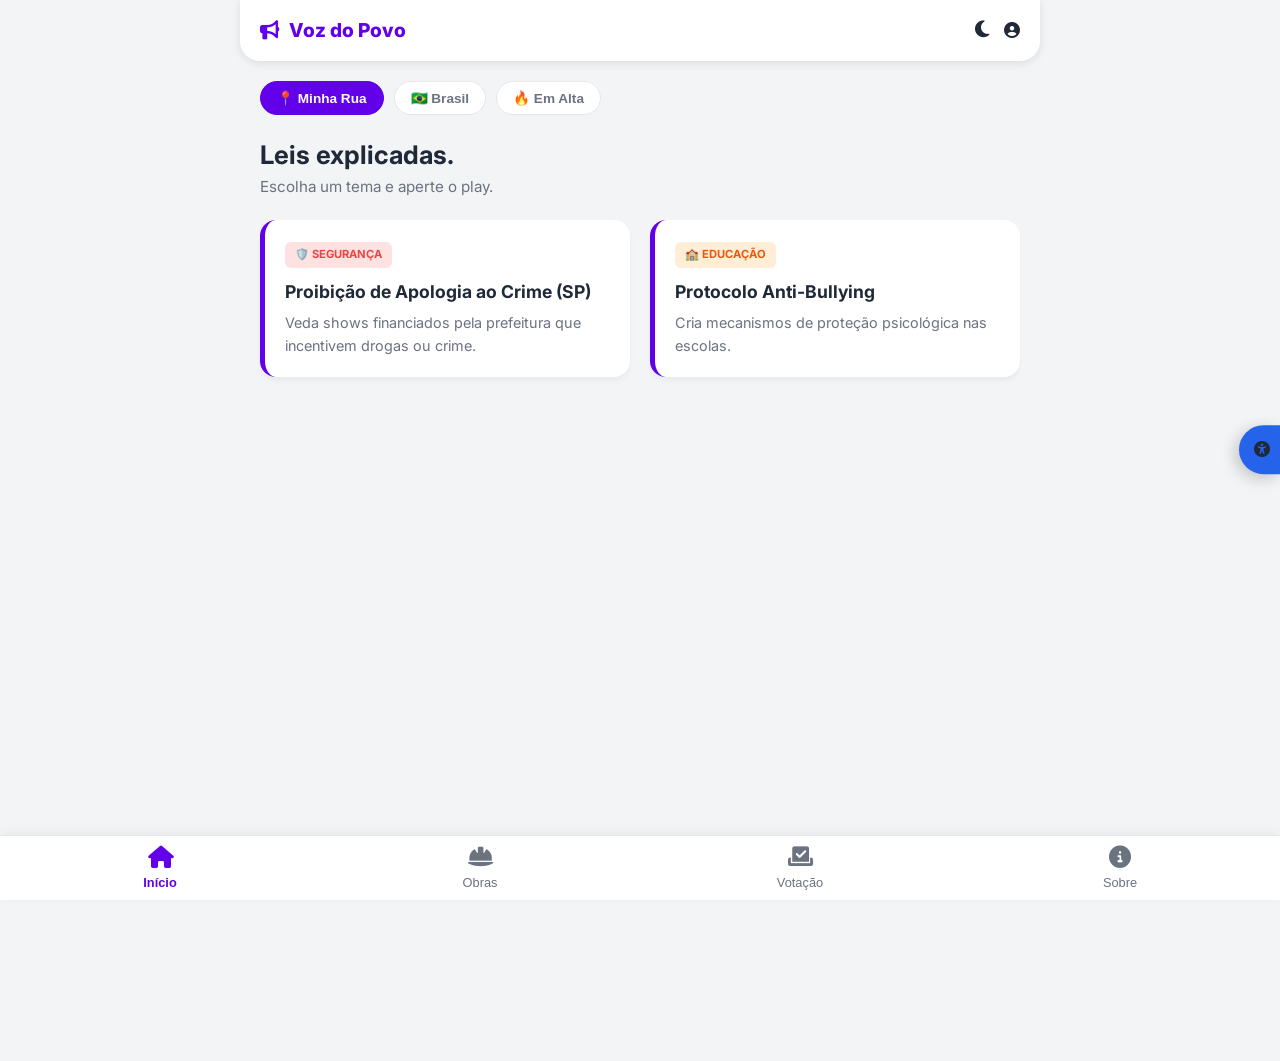
<file: index.html>
<!DOCTYPE html>
<html lang="pt-BR">
<head>
    <meta charset="UTF-8">
    <meta name="viewport" content="width=device-width, initial-scale=1.0">
    <meta name="description" content="Voz do Povo: Política traduzida para áudio.">
    <title>Voz do Povo | Hackathon</title>

    <!-- Fonte Google (Inter) -->
    <link rel="preconnect" href="https://fonts.googleapis.com">
    <link rel="preconnect" href="https://fonts.gstatic.com" crossorigin>
    <link href="https://fonts.googleapis.com/css2?family=Inter:wght@300;400;600;800&display=swap" rel="stylesheet">

    <!-- FontAwesome (Ícones) -->
    <link rel="stylesheet" href="https://cdnjs.cloudflare.com/ajax/libs/font-awesome/6.4.0/css/all.min.css">

    <!-- CSS Principal -->
    <link rel="stylesheet" href="style.css">
</head>
<body>

    <!-- TOPO -->
    <header class="main-header">
        <div class="logo-container">
            <i class="fa-solid fa-bullhorn"></i>
            <span>Voz do Povo</span>
        </div>
        <div class="header-actions">
            <!-- Botão Alternar Tema (Dark Mode) -->
            <button class="theme-toggle" onclick="toggleTheme()" aria-label="Alternar Tema">
                <i class="fa-solid fa-moon" id="theme-icon"></i>
            </button>
            
            <!-- Ícone de Perfil / Login -->
            <i class="fa-solid fa-user-circle user-icon" onclick="window.location.href='login.html'" style="cursor: pointer;" title="Entrar com Gov.br"></i>
        </div>
    </header>

    <!-- NOTIFICAÇÃO DE GPS (Toast) -->
    <div id="gps-toast" class="gps-toast hidden">
        <i class="fa-solid fa-location-dot"></i>
        <span>Localização: <strong>Seu Bairro</strong></span>
    </div>

    <!-- ÁREA PRINCIPAL -->
    <main id="app-container">

        <!-- =========================================
             VIEW 1: HOME (LEIS COM FILTRO DINÂMICO)
             ========================================= -->
        <section id="view-home" class="view active">
            
            <!-- Filtros de Contexto (Com funções JS) -->
            <div class="filter-scroll">
                <button class="filter-pill active" onclick="filterFeed('minha_rua', this)">📍 Minha Rua</button>
                <button class="filter-pill" onclick="filterFeed('brasil', this)">🇧🇷 Brasil</button>
                <button class="filter-pill" onclick="filterFeed('em_alta', this)">🔥 Em Alta</button>
            </div>

            <div class="hero-text">
                <h1>Leis explicadas.</h1>
                <p>Escolha um tema e aperte o play.</p>
            </div>

            <!-- CONTAINER ONDE O JS VAI JOGAR OS CARDS -->
            <div id="feed-container" class="cards-container">
                <!-- O conteúdo aqui será gerado pelo script.js -->
            </div>

        </section>

        <!-- =========================================
             VIEW 2: OBRAS (ATUALIZADA)
             ========================================= -->
        <section id="view-obras" class="view hidden">
            <div class="hero-text">
                <h1>Fiscal de Obras 🚧</h1>
                <p>Acompanhe o dinheiro público na sua rua.</p>
            </div>

            <div class="cards-container">
                
                <!-- OBRA 1: Reurbanização do Mergulhão (LINKADA) -->
                <article class="pl-card obra-card" onclick="window.open('https://obrasorg.vercel.app/', '_blank')">
                    <div class="obra-header">
                        <span class="tag-badge money">🏙️ Infraestrutura</span>
                        <span class="status-badge andamento">Em Andamento</span>
                    </div>
                    
                    <h3>Reurbanização do Mergulhão</h3>
                    <p>Painel oficial de execução. Clique para ver detalhes completos.</p>
                    
                    <div class="progress-wrapper">
                        <div class="progress-info">
                            <span>Avanço Físico:</span>
                            <span>45%</span>
                        </div>
                        <div class="progress-bar">
                            <!-- 45% conforme solicitado -->
                            <div class="progress-fill" style="width: 45%;"></div>
                        </div>
                        <small style="color: #ef4444; font-size: 0.75rem; margin-top: 5px; display: block;">
                            ⚠ Atraso identificado: 32 dias
                        </small>
                    </div>
                    
                    <div class="obra-meta">
                        <small><i class="fa-solid fa-calendar"></i> Medição: Nov/2025</small>
                        <small><i class="fa-solid fa-coins"></i> R$ 12.0 mi</small>
                    </div>
                </article>

                <!-- Obra 2 -->
                <article class="pl-card obra-card">
                    <div class="obra-header">
                        <span class="tag-badge urgent">🛣️ Asfalto</span>
                        <span class="status-badge atrasada">Atrasada</span>
                    </div>
                    <h3>Recapeamento da Av. Principal</h3>
                    <p>Operação tapa-buraco e sinalização.</p>
                    
                    <div class="progress-wrapper">
                        <div class="progress-info">
                            <span>Progresso:</span>
                            <span>15%</span>
                        </div>
                        <div class="progress-bar">
                            <div class="progress-fill" style="width: 15%; background-color: #ef4444;"></div>
                        </div>
                    </div>
                    <div class="obra-meta">
                        <small><i class="fa-solid fa-calendar"></i> Jan/2024</small>
                        <small><i class="fa-solid fa-coins"></i> R$ 500k</small>
                    </div>
                </article>
            </div>
        </section>

        <!-- =========================================
             VIEW 3: PLEBISCITOS
             ========================================= -->
        <section id="view-plebiscitos" class="view hidden">
            <div class="hero-text">
                <h1>Votação Popular 🗳️</h1>
                <p>Sua opinião decide o futuro da cidade.</p>
            </div>

            <div class="cards-container">
                <!-- Plebiscito 1 -->
                <article class="pl-card plebiscito-card">
                    <span class="tag-badge shop">🌳 Urbano</span>
                    <h3>Nome da Praça Matriz</h3>
                    <p>Mudar para "Praça dos Fundadores"?</p>
                    
                    <div class="vote-preview">
                        <button class="vote-btn yes">Sim (40%)</button>
                        <button class="vote-btn no">Não (60%)</button>
                    </div>
                    <small class="vote-count">1.240 votos</small>
                </article>

                <!-- Plebiscito 2 -->
                <article class="pl-card plebiscito-card">
                    <span class="tag-badge urgent">🚌 Transporte</span>
                    <h3>Passe Livre aos Domingos</h3>
                    <p>Gratuidade no ônibus municipal.</p>
                    
                    <div class="vote-preview">
                        <button class="vote-btn yes">A favor</button>
                        <button class="vote-btn no">Contra</button>
                    </div>
                    <small class="vote-count">Aberta até 30/11</small>
                </article>
            </div>
        </section>
        
        <!-- =========================================
             VIEW 4: SOBRE
             ========================================= -->
        <section id="view-about" class="view hidden">
             <div class="hero-text">
                <h1>Sobre o Projeto</h1>
                <p>Hackathon Devs de Impacto 2025 - Voz do Povo</p>
            </div>
            <div class="pl-card">
                <h3>Nossa Missão</h3>
                <p>Traduzir a burocracia estatal para a linguagem do dia a dia usando Inteligência Artificial.</p>
            </div>
        </section>

        <!-- =========================================
             VIEW 5: DETALHES (Player de Áudio e IA)
             ========================================= -->
        <section id="view-details" class="view hidden">
            <div class="nav-back" onclick="navigateTo('home')">
                <i class="fa-solid fa-arrow-left"></i> Voltar
            </div>

            <div class="detail-container">
                <div class="pl-header-detail">
                    <h1 id="pl-title-display">Título do Projeto</h1>
                    <p id="pl-summary-display">Resumo oficial...</p>

                    <!-- Botão Download PDF Grande -->
                    <a id="btn-view-pdf" href="#" class="pdf-action-btn hidden" download>
                        <i class="fa-solid fa-file-pdf"></i> Baixar Documento Completo
                    </a>
                </div>

                <hr class="divider">

                <!-- Caixa de Interação IA -->
                <div class="ai-interaction-box">
                    <label>Me explica como se fosse...</label>
                    <div class="input-group">
                        <input type="text" id="user-interest" placeholder="Ex: Futebol, Novela, Conversa de bar...">
                        
                        <!-- Botão Download PDF Pequeno -->
                        <a id="mini-pdf-btn" href="#" download class="btn-icon-download" title="Baixar PDF Original" style="display: none;">
                            <i class="fa-solid fa-download"></i>
                        </a>

                        <button id="btn-explain" onclick="getAIExplanation()">
                            <i class="fa-solid fa-paper-plane"></i>
                        </button>
                    </div>
                </div>

                <!-- RESULTADO DA IA -->
                <div id="ai-result" class="result-box hidden">
                    
                    <div id="loader" class="hidden">
                        <i class="fa-solid fa-spinner fa-spin"></i> Traduzindo para o povo...
                    </div>

                    <!-- 1. Card de Áudio -->
                    <div id="audio-card" class="audio-card hidden">
                        <div class="audio-header">
                            <i class="fa-solid fa-headphones"></i>
                            <span>ÁUDIO GERADO POR IA</span>
                        </div>
                        
                        <div class="audio-controls-wrapper">
                            <div class="progress-container">
                                <input type="range" id="speech-progress" value="0" max="100" step="1" disabled>
                            </div>
                    
                            <div class="buttons-row">
                                <select id="speed-select" onchange="changeSpeed()">
                                    <option value="0.75">0.75x</option>
                                    <option value="1" selected>1.0x</option>
                                    <option value="1.25">1.25x</option>
                                    <option value="1.5">1.5x</option>
                                    <option value="2">2.0x</option>
                                </select>
                    
                                <button id="play-pause-btn" onclick="toggleAudio()">
                                    <i class="fa-solid fa-play"></i> Ouvir Agora
                                </button>
                    
                                <button class="stop-btn" onclick="stopAudio()">
                                    <i class="fa-solid fa-stop"></i>
                                </button>
                            </div>
                        </div>
                    </div>

                    <!-- 2. Texto Explicativo -->
                    <div id="explanation-content" class="hidden">
                        <h3>📝 Explicação:</h3>
                        <p id="text-output"></p>
                    </div>

                    <!-- 3. Votação -->
                    <div id="vote-section" class="vote-box hidden">
                        <h3>O que você acha dessa lei?</h3>
                        <div class="thumbs-container">
                            <button class="thumb-btn up" onclick="vote('up')">
                                <i class="fa-solid fa-thumbs-up"></i> Concordo
                            </button>
                            <button class="thumb-btn down" onclick="vote('down')">
                                <i class="fa-solid fa-thumbs-down"></i> Discordo
                            </button>
                        </div>

                        <div id="tags-container" class="tags-cloud hidden">
                            <p>Por qual motivo?</p>
                            <button onclick="submitReason('É Justo')">É Justo</button>
                            <button onclick="submitReason('Prejudica meu bolso')">Prejudica meu bolso</button>
                            <button onclick="submitReason('Não entendi')">Não entendi</button>
                            <button onclick="submitReason('Outros')">Outros</button>

                        </div>
                    </div>

                </div>
            </div>
        </section>

    </main>

    <!-- NAVEGAÇÃO MOBILE -->
    <nav class="bottom-nav">
        <!-- Botão Início -->
        <button class="nav-btn active" onclick="navigateTo('home')" id="nav-home">
            <i class="fa-solid fa-house"></i>
            <span>Início</span>
        </button>
        
        <!-- Botão Obras -->
        <button class="nav-btn" onclick="navigateTo('obras')" id="nav-obras">
            <i class="fa-solid fa-hard-hat"></i>
            <span>Obras</span>
        </button>

        <!-- Botão Plebiscitos -->
        <button class="nav-btn" onclick="navigateTo('plebiscitos')" id="nav-plebiscitos">
            <i class="fa-solid fa-check-to-slot"></i>
            <span>Votação</span>
        </button>

        <!-- Botão Sobre -->
        <button class="nav-btn" onclick="navigateTo('about')" id="nav-about">
            <i class="fa-solid fa-circle-info"></i>
            <span>Sobre</span>
        </button>
    </nav>

    <!-- BOTÃO FLUTUANTE DE ACESSIBILIDADE -->
    <div class="accessibility-btn" onclick="toggleDaltonismo()" title="Modo Daltônico / Alto Contraste">
        <!-- Trocamos a imagem por um ícone do FontAwesome -->
        <i class="fa-solid fa-universal-access"></i>
    </div>

    <script src="script.js"></script>
</body>
</html>
</file>
<file: style.css>
/* =========================================
   1. VARIÁVEIS E CORES (SYSTEM THEME)
   ========================================= */
:root {
    /* Cores da Marca */
    --primary-color: #6200ea;       /* Roxo Vibrante (Identidade) */
    --primary-light: #b388ff;       /* Roxo Claro */
    --primary-dark: #4a00b0;        /* Roxo Escuro */
    
    --accent-color: #00e676;        /* Verde (Ação/Concordar) */
    --danger-color: #ff1744;        /* Vermelho (Discordar) */
    --warning-color: #ffab00;       /* Laranja (Atenção/Plebiscito) */
    
    /* Padrão (Light Mode) */
    --bg-body: #f3f4f6;             /* Cinza Fundo */
    --bg-card: #ffffff;             /* Branco */
    --bg-input: #ffffff;            /* Fundo de Inputs */
    --text-main: #1f2937;           /* Texto Escuro */
    --text-secondary: #6b7280;      /* Texto Cinza */
    --border-color: #e5e7eb;
    --shadow: 0 4px 6px -1px rgba(0, 0, 0, 0.05);

    /* Tags de Categoria */
    --tag-urgent-bg: #fee2e2; --tag-urgent-text: #ef4444;
    --tag-money-bg: #d1fae5;  --tag-money-text: #059669;
    --tag-shop-bg: #ffedd5;   --tag-shop-text: #ea580c;

    /* Tags de Voto */
    --tag-bg: #f3f4f6;
    --tag-text: #4b5563;

    /* Dimensões */
    --nav-height: 70px;
    --radius: 16px;
}

/* === MODO ESCURO (DARK MODE) === */
body.dark-mode {
    --bg-body: #121212;
    --bg-card: #1e1e1e;
    --bg-input: #2c2c2c;
    --text-main: #e0e0e0;
    --text-secondary: #a0a0a0;
    --border-color: #333333;
    --shadow: 0 4px 10px rgba(0, 0, 0, 0.5);

    /* Tags no Dark Mode */
    --tag-urgent-bg: #4a1a1a; --tag-urgent-text: #ff8a80;
    --tag-money-bg: #1a3b2a;  --tag-money-text: #69f0ae;
    --tag-shop-bg: #3e2723;   --tag-shop-text: #ffcc80;
    
    --tag-bg: #333;
    --tag-text: #ccc;
}

* {
    margin: 0;
    padding: 0;
    box-sizing: border-box;
}

body {
    font-family: 'Inter', sans-serif;
    background-color: var(--bg-body);
    color: var(--text-main);
    padding-bottom: 100px; /* Espaço para navegação mobile */
    line-height: 1.6;
    -webkit-font-smoothing: antialiased;
    transition: background 0.3s, color 0.3s;
}

/* Container Centralizado */
#app-container {
    max-width: 600px;
    margin: 0 auto;
    padding: 20px;
    min-height: 100vh;
}

/* Utilitários de Animação */
.hidden { display: none !important; }
.view { animation: fadeIn 0.4s ease-out; }

@keyframes fadeIn {
    from { opacity: 0; transform: translateY(10px); }
    to { opacity: 1; transform: translateY(0); }
}

/* =========================================
   2. HEADER (TOPO)
   ========================================= */
.main-header {
    background-color: var(--bg-card);
    padding: 15px 20px;
    display: flex;
    justify-content: space-between;
    align-items: center;
    position: sticky;
    top: 0;
    z-index: 50;
    box-shadow: 0 2px 10px rgba(0,0,0,0.1);
    border-bottom-left-radius: 20px;
    border-bottom-right-radius: 20px;
    max-width: 600px;
    margin: 0 auto;
    transition: background-color 0.3s;
}

.logo-container {
    font-weight: 800;
    font-size: 1.2rem;
    color: var(--primary-color);
    display: flex;
    align-items: center;
    gap: 10px;
}

.header-actions {
    display: flex;
    gap: 15px;
    align-items: center;
}

/* Botão Toggle Dark Mode */
.theme-toggle {
    background: none;
    border: none;
    font-size: 1.2rem;
    cursor: pointer;
    color: var(--text-main);
    transition: transform 0.2s;
}
.theme-toggle:active { transform: rotate(20deg); }

/* =========================================
   3. HOME & CARDS GERAIS
   ========================================= */
.hero-text { 
    margin: 20px 0; 
    text-align: left; 
}
.hero-text h1 { font-size: 1.6rem; margin-bottom: 5px; color: var(--text-main); line-height: 1.2; }
.hero-text p { color: var(--text-secondary); font-size: 0.95rem; }

/* Filtros (Scroll Horizontal) */
.filter-scroll {
    display: flex;
    gap: 10px;
    margin-bottom: 20px;
    overflow-x: auto;
    padding-bottom: 5px;
    scrollbar-width: none; 
    -ms-overflow-style: none;
}
.filter-scroll::-webkit-scrollbar { display: none; }

.filter-pill {
    background: var(--bg-card);
    border: 1px solid var(--border-color);
    color: var(--text-secondary);
    padding: 8px 16px;
    border-radius: 20px;
    font-size: 0.85rem;
    font-weight: 600;
    white-space: nowrap;
    cursor: pointer;
    transition: all 0.2s;
}
.filter-pill.active {
    background: var(--primary-color);
    color: white;
    border-color: var(--primary-color);
}

/* Cards de Projetos */
.cards-container { display: flex; flex-direction: column; gap: 15px; }

.pl-card {
    background: var(--bg-card);
    padding: 20px;
    border-radius: var(--radius);
    box-shadow: var(--shadow);
    cursor: pointer;
    border-left: 5px solid var(--primary-color);
    transition: transform 0.2s, background 0.3s;
    /* Adicionado animação para quando filtrar */
    animation: fadeIn 0.3s ease-out;
}

.pl-card:active { transform: scale(0.98); }

.pl-card h3 { font-size: 1.1rem; margin: 10px 0 5px; color: var(--text-main); }
.pl-card p { color: var(--text-secondary); font-size: 0.9rem; }

/* Tags Coloridas (Badges) */
.tag-badge {
    font-size: 0.7rem;
    padding: 4px 10px;
    border-radius: 6px;
    font-weight: 700;
    text-transform: uppercase;
    display: inline-block;
}
.tag-badge.urgent { background: var(--tag-urgent-bg); color: var(--tag-urgent-text); }
.tag-badge.money { background: var(--tag-money-bg); color: var(--tag-money-text); }
.tag-badge.shop { background: var(--tag-shop-bg); color: var(--tag-shop-text); }

/* =========================================
   4. ESTILOS ESPECÍFICOS (OBRAS E PLEBISCITOS)
   ========================================= */

/* --- Card de Obras --- */
.obra-card {
    border-left-color: var(--accent-color); /* Verde lateral */
}

.obra-header {
    display: flex;
    justify-content: space-between;
    align-items: center;
    margin-bottom: 5px;
}

.status-badge {
    font-size: 0.7rem;
    padding: 4px 8px;
    border-radius: 4px;
    font-weight: 800;
    text-transform: uppercase;
}

.status-badge.andamento { background: #dcfce7; color: #166534; }
.status-badge.atrasada { background: #fee2e2; color: #991b1b; }
/* Dark Mode Badges */
body.dark-mode .status-badge.andamento { background: #14532d; color: #dcfce7; }
body.dark-mode .status-badge.atrasada { background: #7f1d1d; color: #fecaca; }

.progress-wrapper {
    margin: 15px 0;
}

.progress-info {
    display: flex;
    justify-content: space-between;
    font-size: 0.85rem;
    margin-bottom: 6px;
    color: var(--text-secondary);
    font-weight: 600;
}

.progress-bar {
    width: 100%;
    height: 8px;
    background-color: var(--border-color);
    border-radius: 10px;
    overflow: hidden;
}

.progress-fill {
    height: 100%;
    background-color: var(--accent-color);
    border-radius: 10px;
    transition: width 1s ease-in-out;
}

.obra-meta {
    display: flex;
    gap: 15px;
    font-size: 0.8rem;
    color: var(--text-secondary);
    border-top: 1px solid var(--border-color);
    padding-top: 10px;
    margin-top: 10px;
}
.obra-meta i { margin-right: 4px; }

/* --- Card de Plebiscitos --- */
.plebiscito-card {
    border-left-color: var(--warning-color); /* Laranja lateral */
}

.vote-preview {
    display: flex;
    gap: 10px;
    margin-top: 15px;
}

.vote-btn {
    flex: 1;
    padding: 10px;
    border: 1px solid transparent;
    border-radius: 8px;
    font-weight: 700;
    font-size: 0.9rem;
    cursor: pointer;
    transition: 0.2s;
}

/* Botões Sim/Não dentro do card */
.vote-btn.yes { 
    background-color: #dcfce7; 
    color: #166534; 
    border-color: #bbf7d0;
}
.vote-btn.no { 
    background-color: #fee2e2; 
    color: #991b1b; 
    border-color: #fecaca;
}

/* Dark Mode Botões Voto */
body.dark-mode .vote-btn.yes { background-color: #14532d; color: #dcfce7; border-color: #15803d; }
body.dark-mode .vote-btn.no { background-color: #7f1d1d; color: #fecaca; border-color: #991b1b; }

.vote-btn:hover { filter: brightness(0.95); transform: scale(1.02); }

.vote-count {
    display: block;
    margin-top: 10px;
    text-align: center;
    color: var(--text-secondary);
    font-size: 0.75rem;
    font-style: italic;
}

/* =========================================
   5. DETALHES & INPUT
   ========================================= */
.nav-back {
    display: flex;
    align-items: center;
    gap: 8px;
    color: var(--text-secondary);
    font-weight: 600;
    margin-bottom: 20px;
    cursor: pointer;
}

.pl-header-detail h1 { font-size: 1.4rem; margin-bottom: 8px; color: var(--text-main); line-height: 1.3; }
.pl-header-detail p { color: var(--text-secondary); border-left: 3px solid var(--border-color); padding-left: 10px; font-size: 0.95rem; }

/* === BOTÃO GRANDE DE PDF === */
.pdf-action-btn {
    display: inline-flex;
    align-items: center;
    gap: 8px;
    margin-top: 15px;
    padding: 10px 20px;
    background-color: #e63946; /* Vermelho PDF */
    color: white;
    text-decoration: none;
    border-radius: 50px;
    font-size: 0.9rem;
    font-weight: 700;
    transition: background 0.2s, transform 0.2s;
    box-shadow: 0 4px 10px rgba(230, 57, 70, 0.3);
}
.pdf-action-btn:hover {
    background-color: #d62828;
    transform: translateY(-2px);
}
.pdf-action-btn.hidden {
    display: none;
}

.divider { border: 0; height: 1px; background: var(--border-color); margin: 25px 0; }

/* Box de Input */
.ai-interaction-box {
    background: var(--bg-card);
    padding: 20px;
    border-radius: var(--radius);
    box-shadow: var(--shadow);
}

.ai-interaction-box label {
    font-weight: 600;
    display: block;
    margin-bottom: 10px;
    color: var(--text-main);
    font-size: 0.9rem;
}

.input-group { display: flex; gap: 10px; }

.input-group input {
    flex: 1;
    padding: 12px;
    background: var(--bg-input);
    color: var(--text-main);
    border: 2px solid var(--border-color);
    border-radius: 12px;
    font-size: 1rem;
    outline: none;
    transition: border 0.2s;
}
.input-group input:focus { border-color: var(--primary-color); }

/* === BOTÃO PEQUENO DE DOWNLOAD DO PDF === */
.input-group .btn-icon-download {
    display: flex;
    align-items: center;
    justify-content: center;
    width: 50px;
    background: #e0e7ff;
    color: var(--primary-color);
    border-radius: 12px;
    font-size: 1.2rem;
    cursor: pointer;
    text-decoration: none;
    transition: background 0.2s, transform 0.1s;
    margin-right: 5px;
}
.input-group .btn-icon-download:hover { background: #c7d2fe; }
.input-group .btn-icon-download:active { transform: scale(0.95); }

/* Ajuste botão de download no Dark Mode */
body.dark-mode .input-group .btn-icon-download {
    background: #333;
    color: var(--primary-light);
}

/* Botão Enviar */
.input-group button {
    width: 50px;
    background: var(--primary-color);
    color: white;
    border: none;
    border-radius: 12px;
    font-size: 1.2rem;
    cursor: pointer;
    transition: background 0.2s;
}
.input-group button:hover { background: var(--primary-dark); }

/* =========================================
   6. PLAYER DE ÁUDIO
   ========================================= */
.audio-card {
    background: linear-gradient(135deg, var(--primary-color) 0%, #7c4dff 100%);
    color: white;
    padding: 20px;
    border-radius: 20px;
    margin: 25px 0 20px;
    box-shadow: 0 10px 20px rgba(98, 0, 234, 0.25);
    animation: slideUp 0.5s;
    display: flex;
    flex-direction: column;
    gap: 15px;
}

.audio-header {
    display: flex;
    align-items: center;
    gap: 10px;
    font-size: 0.8rem;
    text-transform: uppercase;
    letter-spacing: 1px;
    opacity: 0.9;
    font-weight: 700;
}

.audio-controls-wrapper {
    display: flex;
    flex-direction: column;
    gap: 12px;
    width: 100%;
}

/* Barrinha de Progresso */
.progress-container { width: 100%; }

#speech-progress {
    width: 100%;
    height: 6px;
    background: rgba(255, 255, 255, 0.3);
    border-radius: 5px;
    outline: none;
    -webkit-appearance: none;
    cursor: default;
}

#speech-progress::-webkit-slider-thumb {
    -webkit-appearance: none;
    width: 14px;
    height: 14px;
    border-radius: 50%;
    background: #fff;
    cursor: default;
    box-shadow: 0 0 10px rgba(255,255,255,0.8);
}

/* Linha de Botões */
.buttons-row {
    display: flex;
    align-items: center;
    justify-content: space-between;
    gap: 10px;
}

#speed-select {
    background: rgba(255, 255, 255, 0.2);
    border: 1px solid rgba(255, 255, 255, 0.3);
    color: #fff;
    padding: 8px 12px;
    border-radius: 20px;
    font-size: 0.85rem;
    font-weight: 600;
    cursor: pointer;
    outline: none;
}

#speed-select option { background: #333; color: white; }

/* Botão Play Principal */
#play-pause-btn {
    flex: 1;
    background: white;
    color: var(--primary-color);
    border: none;
    padding: 10px 20px;
    border-radius: 30px;
    font-weight: 800;
    font-size: 0.9rem;
    cursor: pointer;
    display: flex;
    align-items: center;
    justify-content: center;
    gap: 8px;
    transition: transform 0.1s;
}

#play-pause-btn:active { transform: scale(0.95); }
#play-pause-btn.playing { background: #ffeb3b; color: black; }

/* Botão Stop */
.stop-btn {
    width: 40px;
    height: 40px;
    background: rgba(255,255,255,0.2);
    color: white;
    border: none;
    border-radius: 50%;
    cursor: pointer;
    display: flex;
    align-items: center;
    justify-content: center;
    font-size: 1rem;
    transition: background 0.2s;
}
.stop-btn:hover { background: rgba(255,255,255,0.4); }

/* Texto Transcrição */
#explanation-content {
    background: var(--bg-card);
    padding: 20px;
    border-radius: var(--radius);
    margin-bottom: 20px;
    border: 1px solid var(--border-color);
}
#explanation-content h3 { font-size: 1rem; margin-bottom: 10px; color: var(--text-secondary); }
#text-output { color: var(--text-main); line-height: 1.6; font-size: 1.05rem; }

/* =========================================
   7. VOTAÇÃO E FEEDBACK (PÁGINA DETALHES)
   ========================================= */
.vote-box {
    background: var(--bg-card);
    padding: 25px 20px;
    border-radius: var(--radius);
    text-align: center;
    margin-top: 20px;
    box-shadow: var(--shadow);
    border: 1px solid var(--border-color);
}

.vote-box h3 { margin-bottom: 20px; color: var(--text-main); font-size: 1rem; }

.thumbs-container { display: flex; gap: 15px; justify-content: center; }

.thumb-btn {
    flex: 1;
    padding: 15px;
    border: 2px solid var(--border-color);
    background: var(--bg-input);
    color: var(--text-main);
    border-radius: 12px;
    font-weight: 700;
    font-size: 1rem;
    cursor: pointer;
    display: flex;
    align-items: center;
    justify-content: center;
    gap: 8px;
    transition: all 0.2s;
}

.thumb-btn.up:hover { background: rgba(0, 230, 118, 0.1); border-color: var(--accent-color); color: var(--accent-color); }
.thumb-btn.down:hover { background: rgba(255, 23, 68, 0.1); border-color: var(--danger-color); color: var(--danger-color); }

.tags-cloud {
    margin-top: 20px;
    padding-top: 15px;
    border-top: 1px dashed var(--border-color);
    display: flex;
    flex-wrap: wrap;
    gap: 8px;
    justify-content: center;
    animation: slideUp 0.3s;
}

.tags-cloud p { width: 100%; font-size: 0.85rem; color: var(--text-secondary); margin-bottom: 8px; }

.tags-cloud button {
    background: var(--tag-bg);
    border: 1px solid var(--border-color);
    padding: 8px 14px;
    border-radius: 20px;
    font-size: 0.85rem;
    color: var(--text-main);
    cursor: pointer;
    transition: background 0.2s;
}

.tags-cloud button:hover {
    background: var(--primary-color);
    color: white;
    border-color: var(--primary-color);
}

/* Notificação GPS (Toast) */
.gps-toast {
    position: fixed;
    top: 90px;
    left: 50%;
    transform: translateX(-50%);
    background: var(--primary-color);
    color: white;
    padding: 10px 20px;
    border-radius: 30px;
    font-size: 0.85rem;
    font-weight: 600;
    box-shadow: 0 4px 10px rgba(0,0,0,0.2);
    z-index: 100;
    display: flex;
    align-items: center;
    gap: 8px;
    animation: slideDown 0.5s ease-out;
}

/* Loader */
#loader {
    text-align: center;
    padding: 30px;
    color: var(--primary-color);
    font-weight: 600;
    display: flex;
    flex-direction: column;
    align-items: center;
    gap: 10px;
}

@keyframes slideDown { from { opacity: 0; transform: translate(-50%, -20px); } to { opacity: 1; transform: translate(-50%, 0); } }
@keyframes slideUp { from { opacity: 0; transform: translateY(10px); } to { opacity: 1; transform: translateY(0); } }

/* =========================================
   8. MEDIA QUERIES (DESKTOP)
   ========================================= */
@media (min-width: 768px) {
    .main-header, #app-container { max-width: 800px; }
    .cards-container { display: grid; grid-template-columns: 1fr 1fr; gap: 20px; }
}

/* =========================================
   9. NAVEGAÇÃO MOBILE
   ========================================= */
.bottom-nav {
    position: fixed;
    bottom: 0;
    left: 0;
    width: 100%;
    background: var(--bg-card);
    display: flex;
    justify-content: space-around;
    padding: 10px 0;
    border-top: 1px solid var(--border-color);
    box-shadow: 0 -2px 10px rgba(0,0,0,0.05);
    z-index: 100;
}

.nav-btn {
    background: none;
    border: none;
    color: var(--text-secondary);
    font-size: 0.8rem;
    display: flex;
    flex-direction: column;
    align-items: center;
    gap: 5px;
    cursor: pointer;
    flex: 1;
    transition: color 0.2s;
}

.nav-btn i { font-size: 1.4rem; margin-bottom: 2px; }
.nav-btn.active { color: var(--primary-color); font-weight: 600; }

/* No final do seu CSS */
.user-logged-in {
    cursor: pointer;
    display: flex;
    align-items: center;
    justify-content: center;
    transition: transform 0.2s;
}

.user-logged-in:hover {
    transform: scale(1.1);
}

.user-icon {
    cursor: pointer; /* Para indicar que pode clicar pra logar */
}



/* =========================================
   BOTÃO DE ACESSIBILIDADE FLUTUANTE
   ========================================= */
.accessibility-btn {
    position: fixed;
    top: 50%;                /* Metade da altura da tela */
    right: 0;                /* Colado na direita */
    transform: translateY(-50%); /* Centraliza exatamente no meio */
    
    background-color: #2563eb; /* Azul padrão de acessibilidade */
    padding: 12px 10px 12px 15px; /* Mais espaço na esquerda para ficar bonito */
    
    border-top-left-radius: 30px;
    border-bottom-left-radius: 30px;
    box-shadow: -4px 4px 15px rgba(0, 0, 0, 0.2);
    
    cursor: pointer;
    z-index: 9999; /* Ficar em cima de tudo */
    transition: transform 0.3s, background-color 0.3s;
}

.accessibility-btn:hover {
    background-color: #1d4ed8;
    transform: translateY(-50%) translateX(-5px); /* Efeito de "puxar" pra fora */
}

.accessibility-btn img {
    width: 32px;  /* Tamanho do ícone */
    height: 32px;
    display: block;
    filter: brightness(0) invert(1); /* Deixa o ícone branco se for preto */
}

/* === CLASSE QUE ALTERA AS CORES PARA DALTÔNICOS === */
/* Aplica um filtro de alto contraste e escala de cinza na página toda */
body.daltonico-mode {
    filter: contrast(120%) grayscale(100%);
}

/* Opcional: Se quiser apenas inverter cores em vez de preto e branco */
/*
body.daltonico-mode {
    filter: invert(1) hue-rotate(180deg);
}
/* === MODO DALTÔNICO (ATIVADO PELO JS) === */
body.daltonico-mode {
    /* 
       grayscale(1) = Tira as cores (preto e branco)
       contrast(1.2) = Aumenta o contraste em 20% para facilitar leitura 
    */
    filter: grayscale(100%) contrast(120%);
}

/* Opcional: Ajuste para imagens não ficarem ruins, se quiser */
body.daltonico-mode img {
    filter: grayscale(0%); /* Mantém imagens originais se preferir */
}
</file>
